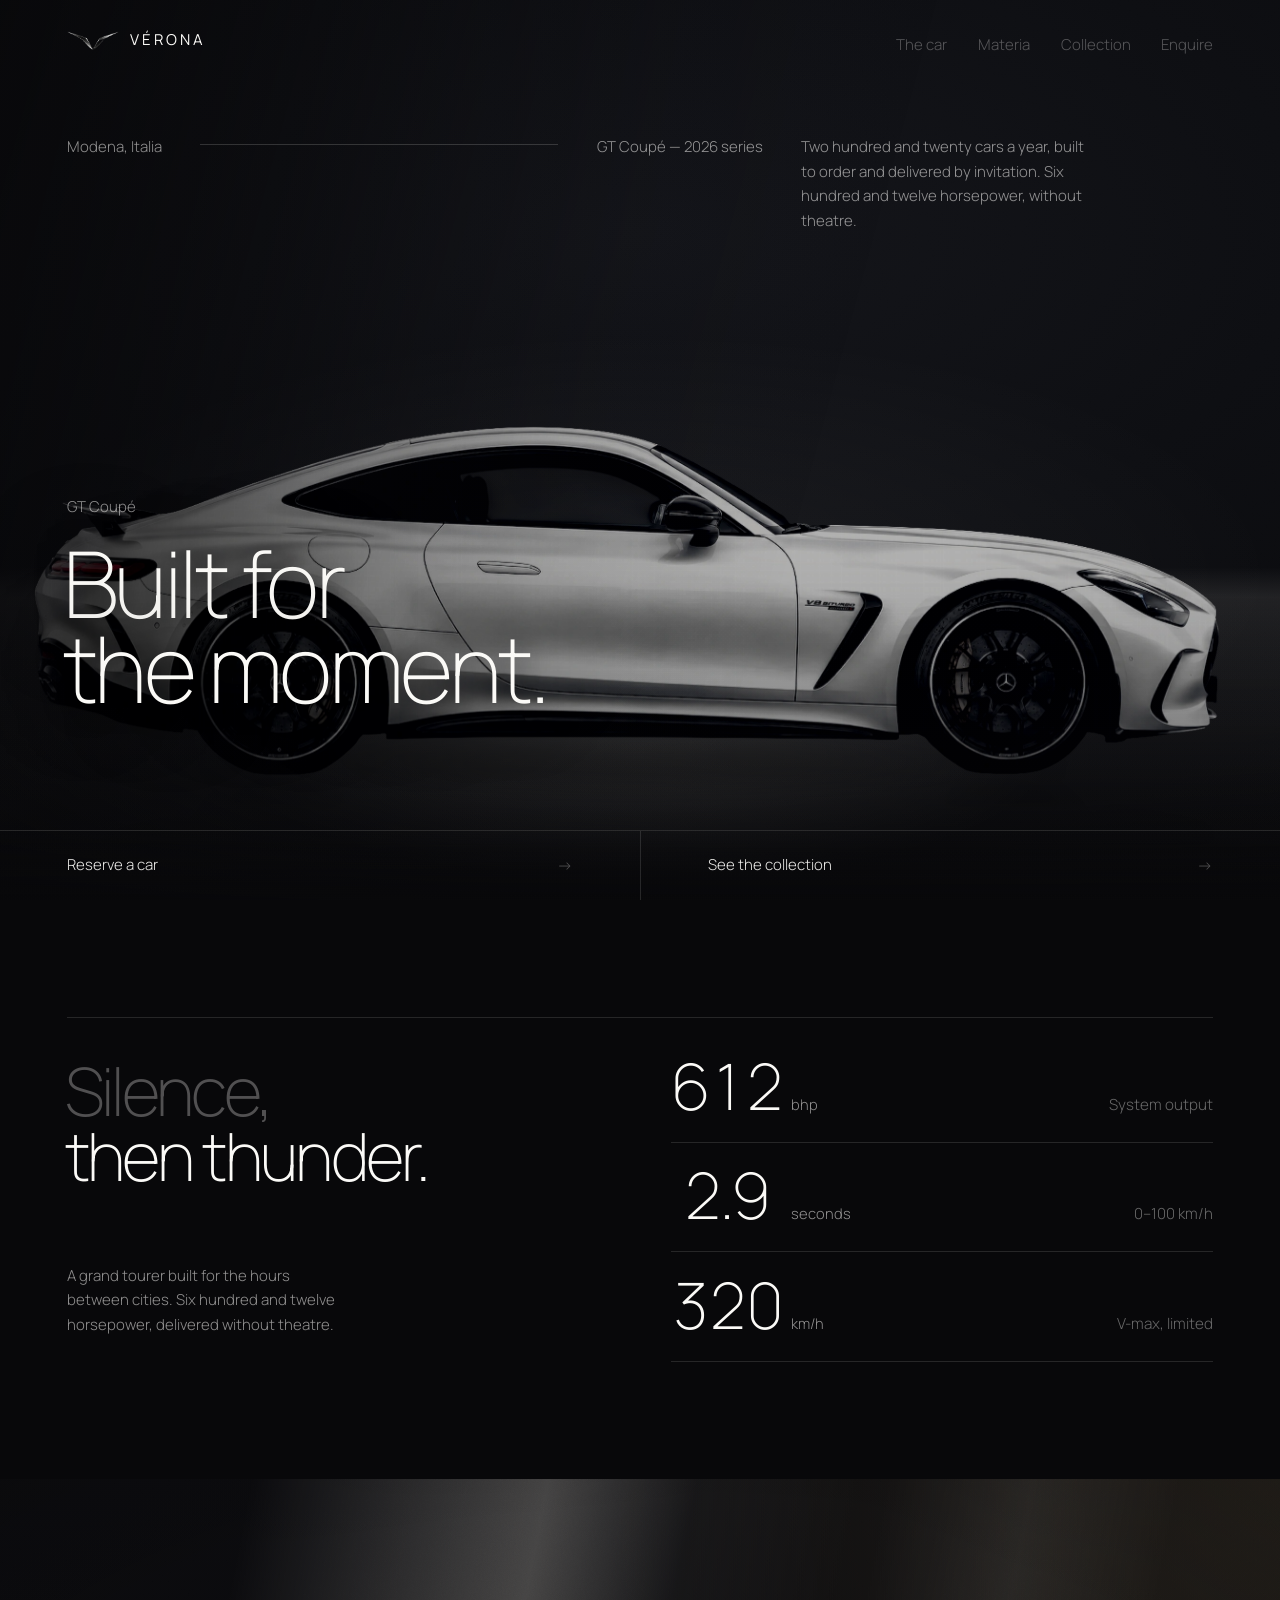
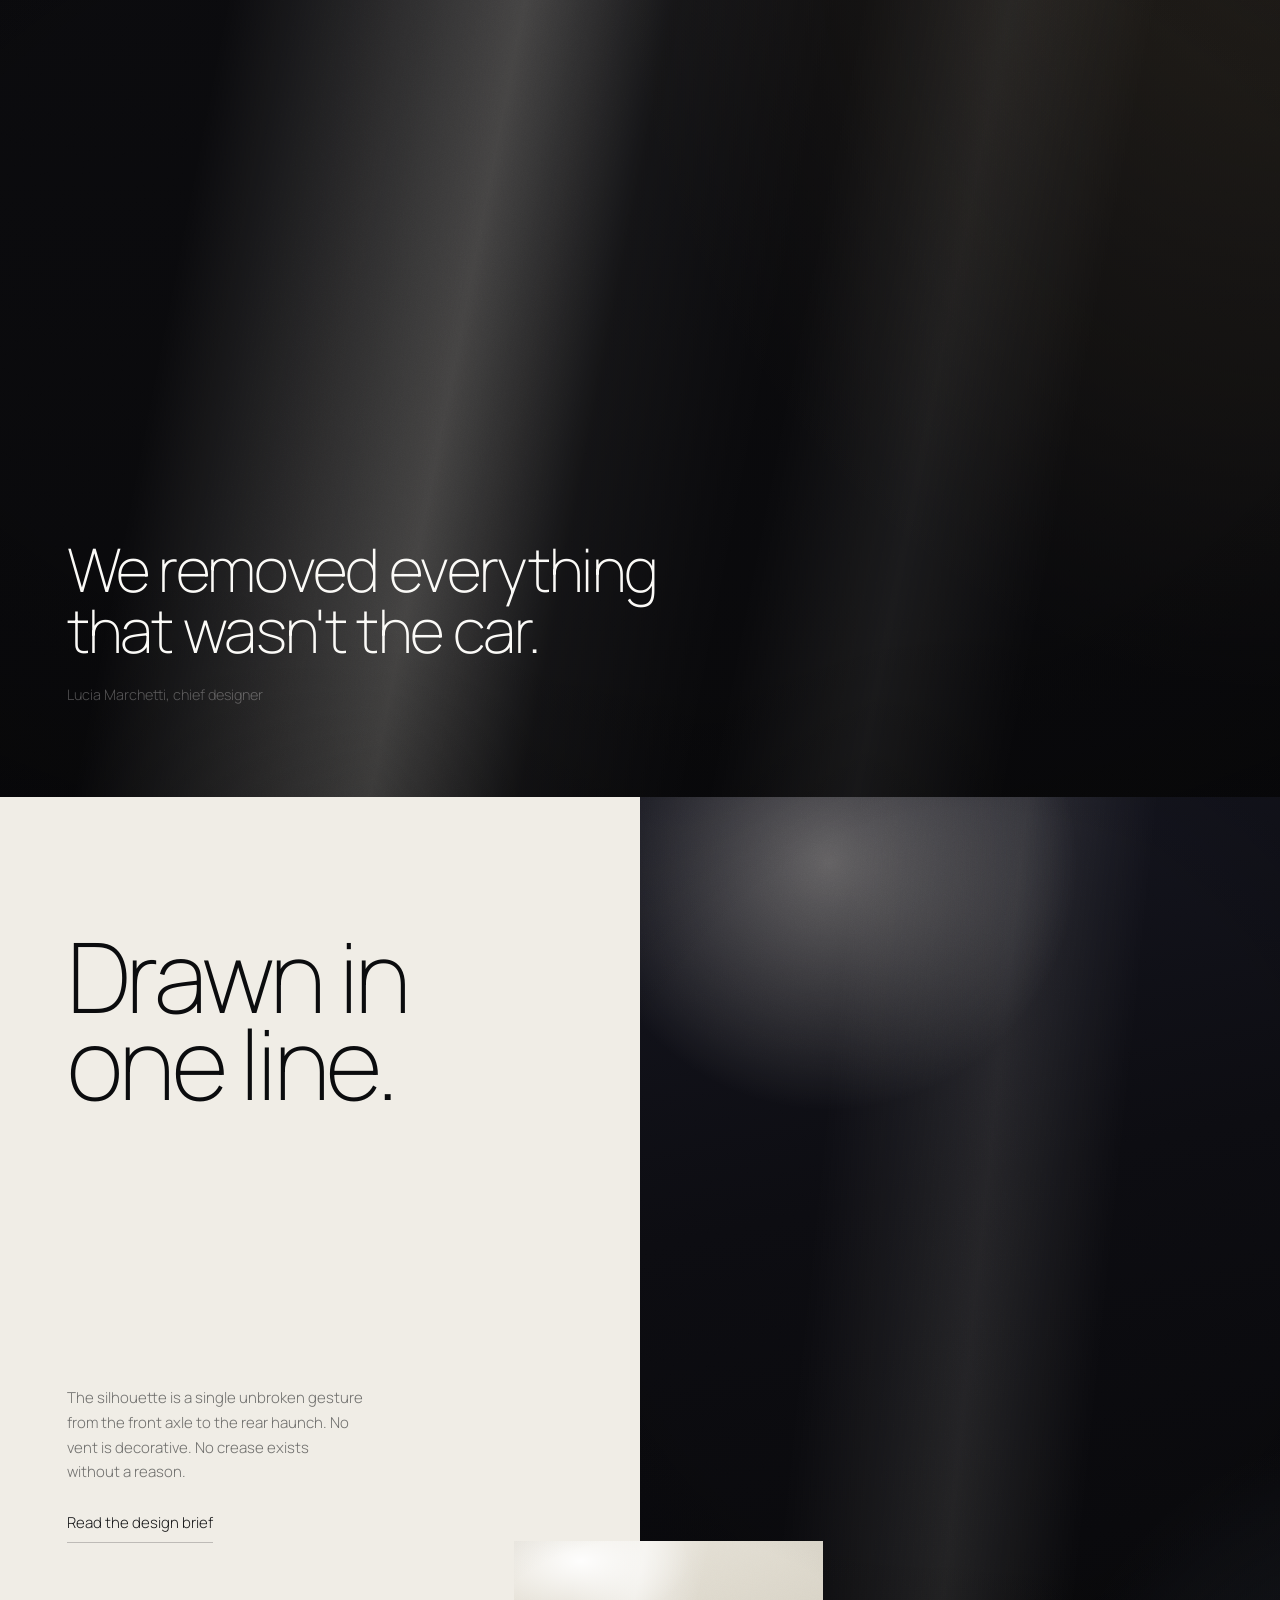
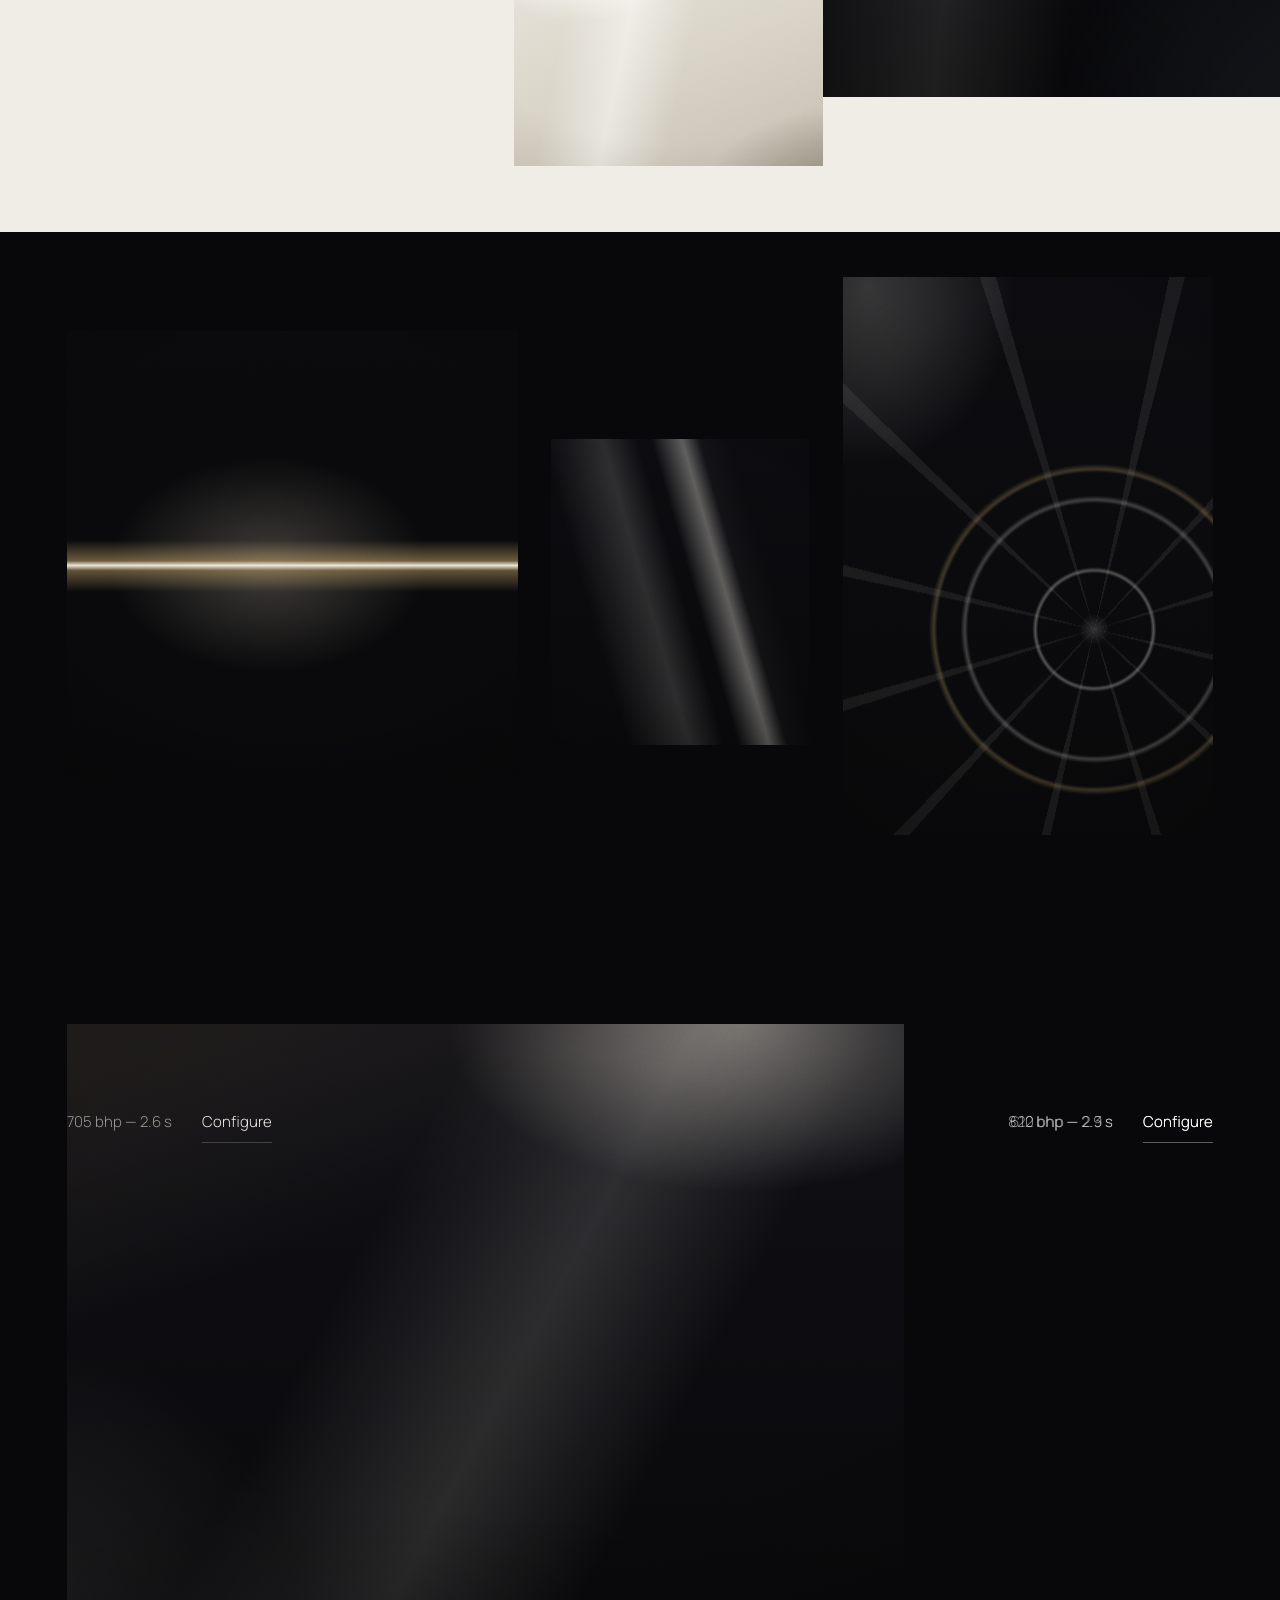
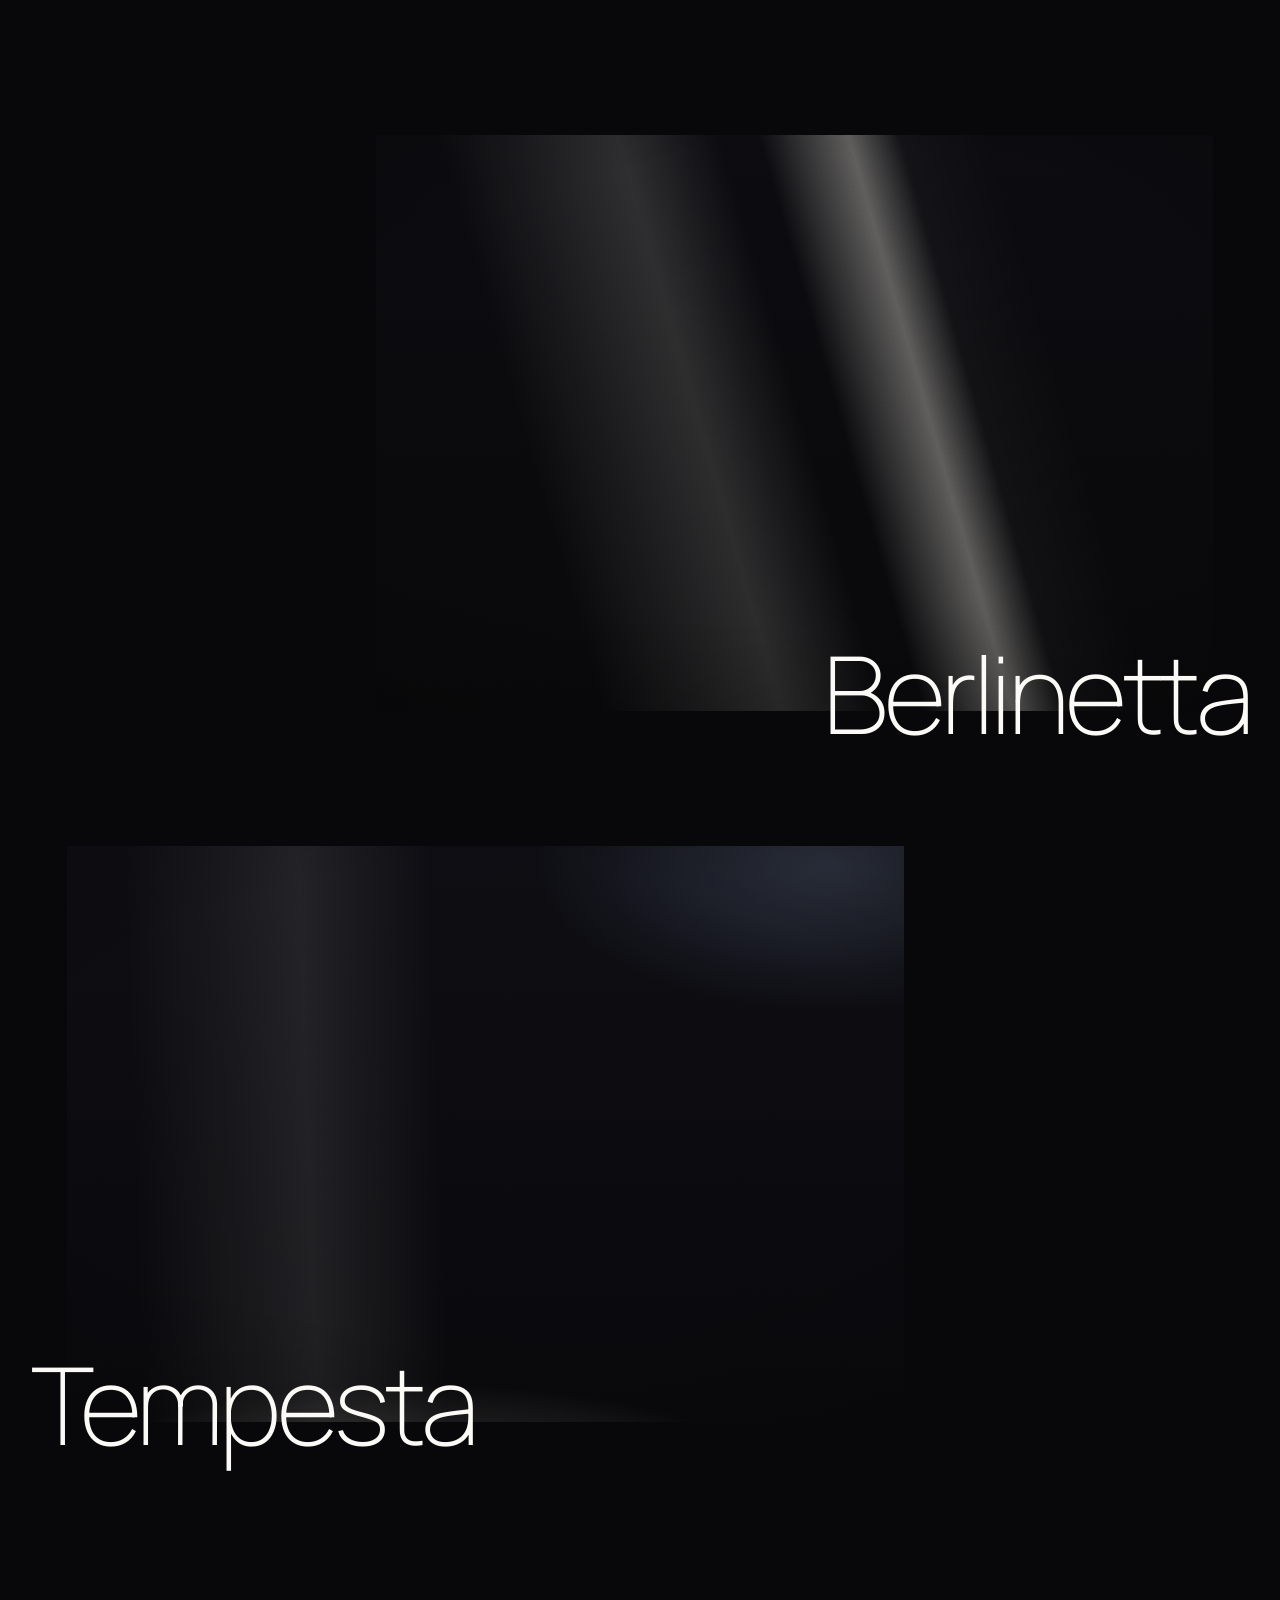
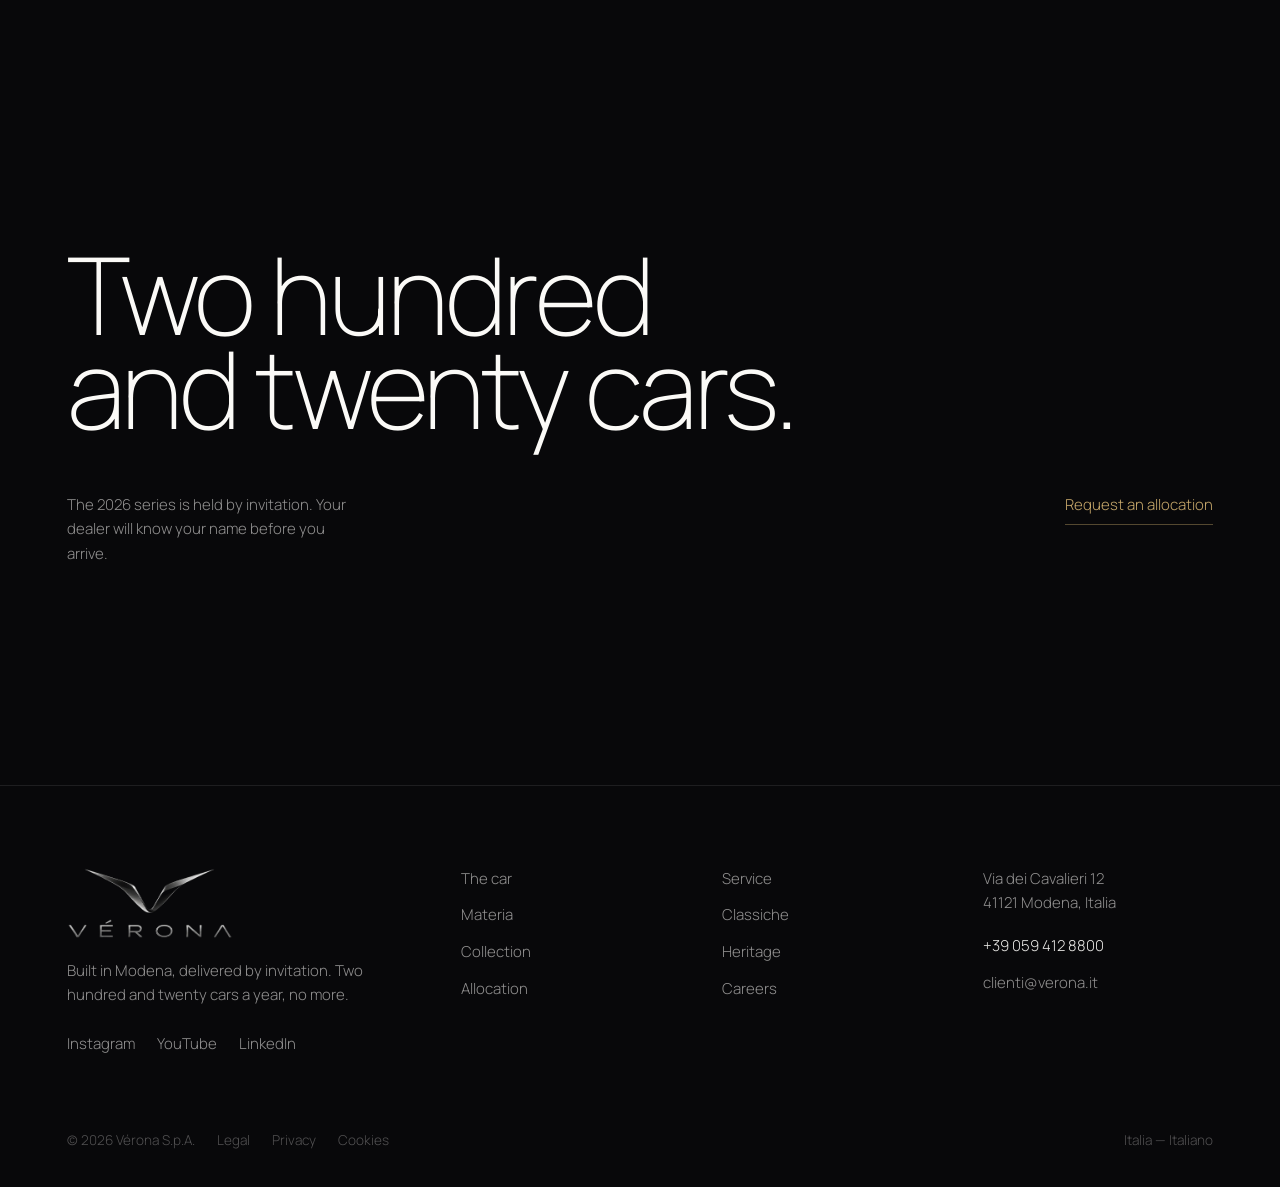
<file: uploads/verona-landing_17.html>
<!DOCTYPE html>
<html lang="en">
<head>
<meta charset="utf-8">
<meta name="viewport" content="width=device-width, initial-scale=1">
</head>
<body style="margin:0">
<title>VÉRONA GT Coupé</title>
<style>
@import url("https://fonts.googleapis.com/css2?family=Manrope:wght@200;300;400;500&display=swap");

:root{
  --ink:#08080A;
  --paper:#F0EDE6;
  --white:#FBFAF7;
  --champagne:#C6A76A;

  --t1:rgba(251,250,247,.94);
  --t2:rgba(251,250,247,.56);
  --t3:rgba(251,250,247,.30);
  --k1:rgba(11,12,14,.94);
  --k2:rgba(11,12,14,.56);

  --gut:clamp(20px,5.2vw,88px);
  --ease:cubic-bezier(.16,1,.3,1);

  --d0:clamp(3.4rem,13.4vw,15.5rem);
  --d1:clamp(2.6rem,8.4vw,9rem);
  --d2:clamp(2.3rem,6.6vw,7.2rem);
  --d3:clamp(1.7rem,3.6vw,3.6rem);
  --num:clamp(5rem,19vw,20.5rem);

  font-family:"Manrope","Helvetica Neue",Helvetica,Arial,sans-serif;
}

*,*::before,*::after{box-sizing:border-box}
html{scroll-behavior:smooth}
@media (prefers-reduced-motion:reduce){html{scroll-behavior:auto}}
body{
  margin:0;background:var(--ink);color:var(--t2);
  font:300 clamp(15px,1.04vw,17.5px)/1.64 "Manrope","Helvetica Neue",Helvetica,Arial,sans-serif;
  -webkit-font-smoothing:antialiased;overflow-x:hidden;
}
p{margin:0}
h1,h2,h3{margin:0;font-weight:200}
a{color:inherit;text-decoration:none}
::selection{background:var(--champagne);color:#0A0A0C}
:focus-visible{outline:1px solid var(--champagne);outline-offset:5px}

/* ── type roles ────────────────────────────────────────────── */
.d{font-weight:200;line-height:.87;letter-spacing:-.035em;color:var(--white)}
.d0{font-size:var(--d0);letter-spacing:-.042em}
.d1{font-size:var(--d1)}
.d2{font-size:var(--d2);line-height:.92;letter-spacing:-.03em}
.d3{font-size:var(--d3);line-height:1.06;letter-spacing:-.022em;font-weight:200;color:var(--white)}
.body{max-width:33ch;color:var(--t2)}
.on-paper .body,.body.on-paper{color:var(--k2)}
.quiet{font-size:.9rem;color:var(--t3)}
.link{
  align-self:flex-start;display:inline-block;color:var(--t1);padding-bottom:7px;
  border-bottom:1px solid rgba(251,250,247,.2);
  transition:color .5s var(--ease),border-color .5s var(--ease);
}
.link:hover{color:var(--white);border-color:var(--white)}
.link.dark{color:var(--k1);border-color:rgba(11,12,14,.22)}
.link.dark:hover{color:#0B0C0E;border-color:#0B0C0E}
.link.gold{color:var(--champagne);border-color:rgba(198,167,106,.4)}
.link.gold:hover{color:var(--champagne);border-color:var(--champagne)}

/* ── plates: light studies standing in for photography ─────── */
.plate{position:relative;overflow:hidden;background:#090A0C;isolation:isolate}
.plate>.lume{position:absolute;inset:-14%}
.plate::after{
  content:"";position:absolute;inset:0;pointer-events:none;z-index:3;
  background-image:var(--grain);opacity:.2;mix-blend-mode:overlay;
}
.plate::before{
  content:"";position:absolute;inset:0;pointer-events:none;z-index:2;
  background:radial-gradient(128% 100% at 50% 44%,transparent 40%,rgba(0,0,0,.46) 100%);
}

.l-sweep .lume{background:
  linear-gradient(101deg,transparent 24%,rgba(255,250,240,.24) 40%,rgba(255,250,240,.04) 48%,transparent 57%),
  linear-gradient(101deg,transparent 58%,rgba(255,250,240,.07) 66%,transparent 74%),
  radial-gradient(70% 120% at 90% 6%,rgba(198,167,106,.13),transparent 60%),
  linear-gradient(#0B0B0E,#08080A);}
.l-tall .lume{background:
  radial-gradient(46% 32% at 34% 16%,rgba(255,248,235,.34),transparent 66%),
  linear-gradient(96deg,transparent 34%,rgba(255,250,240,.10) 52%,transparent 66%),
  radial-gradient(64% 50% at 98% 94%,rgba(126,146,178,.18),transparent 58%),
  linear-gradient(168deg,#171824 0%,#0C0C11 44%,#060607 100%);}
.l-lamp .lume{background:
  linear-gradient(180deg,transparent 45.6%,rgba(198,167,106,.5) 49.2%,rgba(255,246,230,.92) 50%,rgba(198,167,106,.45) 50.9%,transparent 54.6%),
  radial-gradient(38% 26% at 46% 50%,rgba(255,240,214,.22),transparent 72%),
  linear-gradient(#0A0A0C,#08080A);}
.l-wheel .lume{background:
  radial-gradient(circle closest-side at 64% 58%,rgba(255,250,240,.16),transparent 9%),
  radial-gradient(circle closest-side at 64% 58%,transparent 33%,rgba(255,250,240,.30) 34.6%,transparent 36.4%),
  radial-gradient(circle closest-side at 64% 58%,transparent 74%,rgba(255,250,240,.22) 76%,transparent 78.4%),
  radial-gradient(circle closest-side at 64% 58%,transparent 92%,rgba(198,167,106,.28) 94%,transparent 97%),
  repeating-conic-gradient(from 12deg at 64% 58%,rgba(255,250,240,.07) 0deg 2.4deg,transparent 2.4deg 30deg),
  radial-gradient(52% 42% at 16% 10%,rgba(255,248,236,.20),transparent 60%),
  linear-gradient(#0C0C10,#080809);}
.l-skin .lume{background:
  linear-gradient(74deg,transparent 28%,rgba(255,250,240,.14) 42%,transparent 50%),
  linear-gradient(74deg,transparent 53%,rgba(255,250,240,.34) 60%,rgba(255,250,240,.03) 64%,transparent 71%),
  linear-gradient(#0C0C10,#08080A);}
.l-cabin .lume{background:
  radial-gradient(46% 38% at 74% 14%,rgba(255,246,230,.40),transparent 60%),
  linear-gradient(118deg,transparent 40%,rgba(255,248,236,.13) 55%,transparent 68%),
  linear-gradient(158deg,rgba(198,167,106,.16),transparent 40%),
  radial-gradient(44% 62% at 6% 94%,rgba(255,250,240,.10),transparent 60%),
  linear-gradient(#101016,#08080A);}
.l-road .lume{background:
  radial-gradient(74% 44% at 44% 104%,rgba(255,244,226,.42),transparent 58%),
  linear-gradient(88deg,transparent 18%,rgba(255,250,240,.09) 34%,transparent 46%),
  radial-gradient(44% 32% at 82% 8%,rgba(146,168,204,.22),transparent 62%),
  linear-gradient(#0D0D13,#08080A);}
.l-hero .lume{background:
  radial-gradient(76% 60% at 66% 94%,rgba(255,247,232,.15),rgba(255,247,232,.04) 44%,transparent 72%),
  radial-gradient(50% 38% at 14% 18%,rgba(180,198,222,.08),transparent 66%),
  linear-gradient(#0A0A0D,#08080A);}
.on-paper-plate{background:var(--paper)}
.on-paper-plate::before{background:radial-gradient(128% 100% at 50% 44%,transparent 46%,rgba(56,50,40,.18) 100%)}
.l-clay .lume{background:
  radial-gradient(44% 34% at 28% 18%,rgba(255,255,255,.95),transparent 62%),
  linear-gradient(102deg,transparent 26%,rgba(255,255,255,.5) 40%,transparent 54%),
  radial-gradient(62% 54% at 96% 102%,rgba(84,76,62,.5),transparent 62%),
  linear-gradient(158deg,#EFEBE2 0%,#D9D4C7 52%,#BFB9AA 100%);}

/* ── header ────────────────────────────────────────────────── */
header{
  position:fixed;top:0;left:0;right:0;z-index:60;
  display:flex;align-items:baseline;justify-content:space-between;gap:24px;
  padding:28px var(--gut);
  transition:padding .6s var(--ease);
}
.mark{
  display:inline-flex;align-items:center;gap:11px;
  font-size:15px;font-weight:400;letter-spacing:.2em;color:var(--white);
  text-transform:uppercase;transition:color .5s var(--ease);
}
.mark img{height:19px;width:auto;display:block;transition:filter .5s var(--ease)}
header.on-light .mark img{filter:brightness(0) opacity(.82)}
.lockup{width:clamp(132px,13vw,168px);height:auto;display:block}
header nav{display:flex;gap:clamp(20px,2.4vw,36px);align-items:baseline}
header nav a{font-size:15px;color:var(--t3);transition:color .45s var(--ease)}
header nav a:hover,header nav a.on{color:var(--white)}
header.on-light .mark{color:#0B0C0E}
header.on-light nav a{color:rgba(11,12,14,.4)}
header.on-light nav a:hover,header.on-light nav a.on{color:#0B0C0E}
@media (max-width:760px){header nav a:not(.keep){display:none}}

/* ── 1 hero ────────────────────────────────────────────────── */
.hero{position:relative;height:100svh;min-height:660px;max-height:1080px;overflow:hidden}
.hero .plate{position:absolute;inset:0}
.stage{position:absolute;inset:0;z-index:2}

.backdrop{
  position:absolute;inset:0;
  background:
    /* the pool the car stands in */
    radial-gradient(46% 20% at 50% 84%,rgba(255,250,242,.115),rgba(255,250,242,0) 70%),
    /* the floor, brightest where it meets the cyclorama */
    linear-gradient(to bottom,
      rgba(255,250,242,0) 0%,rgba(255,250,242,0) 63%,
      rgba(255,250,242,.092) 66.4%,
      rgba(255,250,242,.068) 71%,
      rgba(255,250,242,.04) 79%,
      rgba(255,250,242,.014) 88%,
      rgba(255,250,242,.004) 95%,
      rgba(255,250,242,0) 100%),
    /* soft top light spilling down the wall */
    radial-gradient(70% 38% at 50% 64%,rgba(255,250,242,.05),rgba(255,250,242,0) 72%),
    radial-gradient(118% 84% at 50% 26%,#14151a 0%,#0d0e12 44%,#08080a 100%);
}
/* the seam where the wall turns into the floor */
.backdrop::after{
  content:"";position:absolute;left:0;right:0;top:66%;height:1px;
  background:linear-gradient(90deg,rgba(255,250,242,0) 3%,rgba(255,250,242,.045) 24%,
             rgba(255,250,242,.08) 50%,rgba(255,250,242,.038) 76%,rgba(255,250,242,0) 97%);
}
/* dither — without it, gradients this shallow band on 8-bit screens */
.backdrop::before{
  content:"";position:absolute;inset:0;pointer-events:none;
  background-image:var(--grain);opacity:.12;mix-blend-mode:overlay;
}
.carbox{
  position:absolute;right:4.5%;width:min(93vw,1395px);
  bottom:13.5%;aspect-ratio:2496/743;
  transform:translateX(-72%);
  transition:transform 2.15s cubic-bezier(.17,.84,.26,1);
  will-change:transform,translate,scale,filter;
}
.hero.in .carbox{transform:none}
.shade{
  position:absolute;left:8%;right:7%;bottom:-2%;height:12%;
  background:radial-gradient(closest-side,rgba(0,0,0,.72),rgba(0,0,0,.26) 58%,transparent 86%);
  filter:blur(17px);opacity:0;transition:opacity 2.4s var(--ease) .2s;
}
.hero.in .shade{opacity:1;transition-delay:1.5s}
.reflect{
  position:absolute;left:0;right:0;top:100%;height:25%;overflow:hidden;
  -webkit-mask-image:linear-gradient(to bottom,rgba(0,0,0,.9),rgba(0,0,0,.2) 44%,transparent 80%);
  mask-image:linear-gradient(to bottom,rgba(0,0,0,.9),rgba(0,0,0,.2) 44%,transparent 80%);
  opacity:0;filter:blur(7px) saturate(.55) brightness(.9);
  transition:opacity 2.6s var(--ease) .35s;
}
.hero.in .reflect{opacity:.16;transition-delay:1.6s}
.reflect img{width:100%;height:auto;transform:scaleY(-1);filter:brightness(.55)}

.carwrap{
  position:absolute;inset:0;
  -webkit-mask-size:100% 100%;mask-size:100% 100%;
  -webkit-mask-repeat:no-repeat;mask-repeat:no-repeat;
}
.carwrap img{display:block;width:100%;height:100%;object-fit:contain}
.sheen{
  position:absolute;inset:0;pointer-events:none;mix-blend-mode:screen;opacity:0;
  background:linear-gradient(100deg,transparent 39%,rgba(255,250,240,.30) 46%,rgba(255,250,240,.04) 51%,transparent 60%);
}
.hero.in .sheen{animation:sweep 3s cubic-bezier(.42,0,.24,1) 2.1s 1 both}
@keyframes sweep{
  0%{opacity:0;transform:translateX(-62%)}
  16%{opacity:1}
  84%{opacity:1}
  100%{opacity:0;transform:translateX(62%)}
}

/* the running head: place, subject, one sentence */
.meta{
  position:absolute;z-index:4;top:clamp(96px,15vh,152px);left:var(--gut);right:var(--gut);
  display:grid;grid-template-columns:auto minmax(40px,1fr) auto minmax(0,1.15fr);
  align-items:start;gap:clamp(20px,3vw,48px);color:var(--t2);font-size:15px;
}
.meta .rule{height:1px;background:rgba(251,250,247,.16);margin-top:.62em}
.meta p{max-width:32ch;color:var(--t2)}

.scrim{
  position:absolute;inset:0;z-index:3;pointer-events:none;
  background:
    linear-gradient(to top,rgba(8,8,10,.72) 0%,rgba(8,8,10,.4) 7%,rgba(8,8,10,.14) 15%,rgba(8,8,10,.04) 24%,transparent 34%),
    linear-gradient(105deg,rgba(8,8,10,.86) 0%,rgba(8,8,10,.6) 16%,rgba(8,8,10,.28) 32%,rgba(8,8,10,.08) 46%,transparent 62%),
    radial-gradient(128% 104% at 52% 40%,transparent 54%,rgba(8,8,10,.2) 82%,rgba(8,8,10,.42) 100%);
}

.hero-type{
  position:absolute;left:var(--gut);bottom:21%;z-index:4;
  display:flex;flex-direction:column;align-items:flex-start;gap:clamp(16px,2.4vh,26px);
}
.hero-type .kicker{font-size:15px;color:var(--t2)}
.hero-type h1{
  font-size:clamp(2.6rem,7.2vw,7.6rem);line-height:.92;letter-spacing:-.038em;
  color:var(--white);margin-left:-.04em;text-shadow:0 2px 30px rgba(8,8,10,.85),0 1px 90px rgba(8,8,10,.7);
}

/* the two ways in, along the bottom edge */
.actions{
  position:absolute;left:0;right:0;bottom:0;z-index:5;
  display:grid;grid-template-columns:1fr 1fr;
  border-top:1px solid rgba(251,250,247,.13);
  background:linear-gradient(rgba(8,8,10,0),rgba(8,8,10,.55));
}
.actions a{
  display:flex;align-items:center;justify-content:space-between;gap:20px;
  padding:clamp(18px,2.4vh,26px) var(--gut);color:var(--t1);
  transition:color .5s var(--ease),background .5s var(--ease);
}
.actions a+a{border-left:1px solid rgba(251,250,247,.13)}
.actions a:hover{color:var(--white);background:rgba(251,250,247,.03)}
.actions .arw{font-size:1.05em;color:var(--t3);transition:transform .6s var(--ease),color .5s var(--ease)}
.actions a:hover .arw{transform:translateX(6px);color:var(--champagne)}

@media (max-width:1000px){
  .meta p{display:none}
  .carbox{right:0;width:122vw;bottom:16%}
  .meta{grid-template-columns:auto minmax(40px,1fr) auto}
  .hero-type{bottom:23%}
}
@media (max-width:760px){
  .meta{top:clamp(84px,12vh,120px);font-size:14px}
  .meta .rule{display:none}
  .carbox{right:-8vw;width:178vw;top:32%;bottom:auto}
  .meta{grid-template-columns:auto auto;justify-content:start}
  .hero-type{bottom:24%}
  .hero-type h1{font-size:clamp(2.4rem,11vw,4.4rem)}
  .actions{grid-template-columns:1fr}
  .actions a+a{border-left:0;border-top:1px solid rgba(251,250,247,.13)}
}

/* ── shared ────────────────────────────────────────────────── */
section{position:relative}
.pad{padding-left:var(--gut);padding-right:var(--gut)}

/* ── 2 performance: one statement, one specification block ── */
.perf{
  padding-top:clamp(76px,13vh,180px);
  padding-bottom:clamp(76px,13vh,180px);
}
.perf-grid{
  display:grid;grid-template-columns:minmax(0,1fr) minmax(0,1.04fr);
  column-gap:clamp(40px,6.5vw,120px);align-items:stretch;
  border-top:1px solid rgba(251,250,247,.12);
}
.perf-say{
  padding-top:clamp(30px,4.4vh,54px);padding-bottom:clamp(18px,2.7vh,34px);
  display:flex;flex-direction:column;justify-content:space-between;gap:clamp(30px,5vh,64px);
}
.perf-say h2{
  font-size:clamp(2.3rem,5.2vw,6.1rem);line-height:.98;letter-spacing:-.04em;
  color:var(--white);margin-left:-.03em;
}
.perf-say h2 .soft{color:rgba(251,250,247,.3)}
.perf-say .body{max-width:31ch}

/* the three numbers read as one specification, on a shared column grid */
.specs{display:flex;flex-direction:column}
.spec{
  display:grid;grid-template-columns:clamp(92px,9.4vw,176px) minmax(0,1fr) auto;
  align-items:baseline;
  border-top:1px solid rgba(251,250,247,.12);
  padding:clamp(18px,2.7vh,34px) 0;
}
.spec:first-child{border-top:0;padding-top:clamp(30px,4.4vh,54px)}
.spec:last-child{border-bottom:1px solid rgba(251,250,247,.12)}
.spec .v{
  text-align:right;padding-right:clamp(14px,1.8vw,32px);
  font-weight:200;font-size:clamp(2.4rem,5vw,5.6rem);line-height:.88;letter-spacing:-.045em;
  color:var(--white);font-variant-numeric:tabular-nums lining-nums;
}
.spec .u{font-size:clamp(.92rem,1.05vw,1.1rem);color:var(--t2);white-space:nowrap}
.spec .n{font-size:.95rem;color:rgba(251,250,247,.4);text-align:right;white-space:nowrap}

@media (max-width:900px){
  .perf-grid{grid-template-columns:1fr;row-gap:clamp(40px,7vh,72px)}
  .perf-say{padding-bottom:0;justify-content:flex-start}
  .spec:first-child{border-top:1px solid rgba(251,250,247,.12);padding-top:clamp(18px,2.7vh,34px)}
  .specs>*:nth-child(-n+3){border-top:1px solid rgba(251,250,247,.12);padding-top:clamp(18px,2.7vh,34px)}
}
@media (max-width:560px){
  .spec{grid-template-columns:clamp(84px,22vw,120px) 1fr}
  .spec .n{display:none}
}

/* ── 4 full bleed ──────────────────────────────────────────── */
.bleed{position:relative;height:102svh;min-height:540px;overflow:hidden}
.bleed .plate{position:absolute;inset:0}
.bleed .over{
  position:absolute;z-index:4;left:var(--gut);bottom:clamp(52px,10vh,130px);
  display:flex;flex-direction:column;gap:22px;max-width:min(70vw,880px);
}
.bleed .over .d{font-size:clamp(1.9rem,4.7vw,4.9rem);line-height:1.02;letter-spacing:-.028em;max-width:19ch}
@media (max-width:760px){.bleed .over{max-width:calc(100% - var(--gut))}}

/* ── 5 materia ─────────────────────────────────────────────── */
.materia{
  background:var(--paper);color:var(--k2);overflow:hidden;
  padding-top:clamp(88px,15vh,210px);padding-bottom:clamp(88px,15vh,210px);
}
.materia h2{color:#0B0C0E;font-size:clamp(2.6rem,7.6vw,8.2rem);line-height:.9;letter-spacing:-.034em}
.m-grid{position:relative;display:grid;grid-template-columns:repeat(12,1fr);align-items:start}
.m-words{
  grid-column:1/7;grid-row:1;display:flex;flex-direction:column;align-items:flex-start;
  gap:clamp(28px,5vh,60px);padding-bottom:clamp(70px,14vh,180px);
}
.m-big{
  grid-column:7/-1;grid-row:1/span 2;
  height:clamp(460px,102vh,980px);
  margin-right:calc(var(--gut)*-1);margin-top:clamp(-210px,-17vh,-90px);
}
.m-tail{grid-column:1/6;grid-row:2;display:flex;flex-direction:column;align-items:flex-start;gap:26px}
.m-small{
  position:absolute;left:39%;bottom:clamp(-90px,-9%,-40px);
  width:27%;height:clamp(150px,25vh,290px);z-index:3;
}
@media (max-width:900px){
  .m-words{grid-column:1/-1;padding-bottom:44px}
  .m-big{grid-column:1/-1;grid-row:2;height:66vh;margin:0 calc(var(--gut)*-1)}
  .m-tail{grid-column:1/-1;grid-row:3;margin-top:56px}
  .m-small{left:auto;right:calc(var(--gut)*-1);bottom:auto;top:calc(66vh + 44px);width:46%;height:22vh;transform:translateY(-60%)}
}

/* ── 6 details — uneven contact sheet ──────────────────────── */
.details{
  padding-top:clamp(64px,11vh,170px);padding-bottom:clamp(64px,11vh,170px);
  display:grid;grid-template-columns:1.4fr .8fr 1.15fr;gap:clamp(14px,2.6vw,48px);align-items:start;
}
.details .plate:nth-child(1){height:clamp(260px,50vh,540px)}
.details .plate:nth-child(2){height:clamp(200px,34vh,360px);margin-top:clamp(52px,12vh,150px)}
.details .plate:nth-child(3){height:clamp(300px,62vh,660px);margin-top:clamp(-56px,-6vh,-24px)}
@media (max-width:760px){
  .details{grid-template-columns:1fr 1fr;gap:12px}
  .details .plate:nth-child(3){grid-column:1/-1;margin-top:12px;height:48vh}
}

/* ── 7 collection ──────────────────────────────────────────── */
.collection{padding-top:clamp(56px,10vh,160px);padding-bottom:clamp(48px,8vh,120px)}
.model{margin-bottom:clamp(84px,15vh,210px)}
.model .media{position:relative}
.model .plate{height:clamp(330px,64vh,740px);width:73%}
.model.right .plate{margin-left:27%}
.model .name{
  position:absolute;z-index:4;bottom:-.26em;
  font-size:var(--d1);font-weight:200;line-height:.84;letter-spacing:-.042em;
  color:var(--white);pointer-events:none;
  left:calc(var(--gut)*-1 + 2.4vw);
}
.model.right .name{left:auto;right:calc(var(--gut)*-1 + 2.4vw)}
.model .meta{
  margin-top:clamp(30px,4.6vh,60px);display:flex;gap:30px;align-items:baseline;
  justify-content:flex-end;color:var(--t2);
}
.model.right .meta{justify-content:flex-start}
@media (max-width:760px){
  .model .plate{width:100%;margin-left:0!important}
  .model .name{left:0;right:auto;bottom:-.5em}
  .model.right .name{left:0;right:auto}
  .model .meta{margin-top:56px;justify-content:flex-start!important}
}

/* ── 8 closing ─────────────────────────────────────────────── */
.closing{
  min-height:84svh;display:flex;flex-direction:column;justify-content:center;
  gap:clamp(38px,6.5vh,84px);
  padding-top:clamp(80px,12vh,180px);padding-bottom:clamp(80px,12vh,180px);
}
.closing-row{display:flex;justify-content:space-between;align-items:flex-end;gap:44px;flex-wrap:wrap}

/* ── footer ────────────────────────────────────────────────── */
footer{padding:clamp(56px,9vh,120px) var(--gut) clamp(26px,4vh,46px);border-top:1px solid rgba(251,250,247,.09)}
.f-top{display:flex;flex-wrap:wrap;gap:clamp(34px,6vw,110px);align-items:flex-start}
.f-brand{flex:1.7 1 260px;display:flex;flex-direction:column;align-items:flex-start;gap:20px}
.f-col{flex:1 1 150px;display:flex;flex-direction:column;gap:12px}
.f-col a,.f-brand a{color:var(--t2);transition:color .45s var(--ease)}
.f-col a:hover,.f-brand a:hover{color:var(--white)}
.f-bot{margin-top:clamp(46px,8vh,110px);display:flex;flex-wrap:wrap;gap:20px;justify-content:space-between;color:var(--t3);font-size:.85rem}
.f-bot div{display:flex;gap:22px;flex-wrap:wrap}

/* ── reveals ───────────────────────────────────────────────── */
.r{opacity:0;transform:translateY(24px);transition:opacity 1.15s var(--ease),transform 1.15s var(--ease);transition-delay:var(--d,0ms)}
.r.in{opacity:1;transform:none}
/* the clip lives on the inner layer — clipping the observed box itself
   would zero its intersection ratio and the reveal would never fire */
.pr>.lume{
  clip-path:inset(0 0 100% 0);transform:scale(1.12);
  transition:clip-path 1.5s var(--ease),transform 2.2s var(--ease);
  transition-delay:var(--d,0ms);
}
.pr.in>.lume{clip-path:inset(0 0 0 0);transform:none}
@media (prefers-reduced-motion:reduce){
  .r,.pr>.lume,.carbox,.shade,.reflect{opacity:1!important;transform:none!important;clip-path:none!important;transition:none!important;animation:none!important}
  .sheen{display:none}
}
</style>

<svg class="svg-defs" width="0" height="0" aria-hidden="true" focusable="false"
     style="position:absolute;pointer-events:none">
  <defs>
    <filter id="vr-motion" x="-25%" y="-15%" width="150%" height="130%" color-interpolation-filters="sRGB">
      <feGaussianBlur in="SourceGraphic" stdDeviation="0 0">
        <animate id="vr-motion-a" attributeName="stdDeviation" begin="indefinite"
                 dur="1.25s" values="26 0; 20 0; 5 0; 0 0" keyTimes="0;0.18;0.62;1"
                 calcMode="spline" keySplines="0.2 0 0.6 1; 0.2 0 0.4 1; 0.3 0 0.4 1"
                 fill="freeze"/>
      </feGaussianBlur>
    </filter>
  </defs>
</svg>

<header id="hd">
  <a href="#top" class="mark"><img src="[data-uri]" alt="">Vérona</a>
  <nav>
    <a href="#figures" data-nav="figures">The car</a>
    <a href="#materia" data-nav="materia">Materia</a>
    <a href="#collection" data-nav="collection">Collection</a>
    <a href="#allocation" data-nav="allocation" class="keep">Enquire</a>
  </nav>
</header>

<main id="top">

<!-- 1 ─ hero ─────────────────────────────────────────────── -->
<section class="hero" id="hero">

  <div class="meta r">
    <span>Modena, Italia</span>
    <span class="rule"></span>
    <span>GT Coupé — 2026 series</span>
    <p>Two hundred and twenty cars a year, built to order and delivered by invitation. Six hundred and twelve horsepower, without theatre.</p>
  </div>

  <div class="stage">
    <div class="backdrop"></div>
    <div class="carbox">
      <div class="shade"></div>
      <div class="carwrap">
        <img id="carimg" alt="Vérona GT Coupé" src="[data-uri]">
        <span class="sheen"></span>
      </div>
      <div class="reflect"><img id="carimg2" alt=""></div>
    </div>
  </div>

  <div class="scrim"></div>

  <div class="hero-type">
    <p class="kicker r">GT Coupé</p>
    <h1 class="r" style="--d:90ms">Built for<br>the moment.</h1>
  </div>

  <nav class="actions r" style="--d:260ms">
    <a href="#allocation">Reserve a car <span class="arw">&#8594;</span></a>
    <a href="#collection">See the collection <span class="arw">&#8594;</span></a>
  </nav>
</section>

<!-- 2 ─ performance ─────────────────────────────────────── -->
<section class="perf pad" id="figures">
  <div class="perf-grid">
    <div class="perf-say">
      <h2 class="r"><span class="soft">Silence,</span><br>then thunder.</h2>
      <p class="body r" style="--d:120ms">A grand tourer built for the hours between cities. Six hundred and twelve horsepower, delivered without theatre.</p>
    </div>

    <div class="specs">
      <div class="spec r">
        <span class="v">612</span><span class="u">bhp</span><span class="n">System output</span>
      </div>
      <div class="spec r" style="--d:110ms">
        <span class="v">2.9</span><span class="u">seconds</span><span class="n">0–100 km/h</span>
      </div>
      <div class="spec r" style="--d:220ms">
        <span class="v">320</span><span class="u">km/h</span><span class="n">V-max, limited</span>
      </div>
    </div>
  </div>
</section>

<!-- 4 ─ full bleed ───────────────────────────────────────── -->
<section class="bleed">
  <div class="plate l-sweep pr"><div class="lume" data-par="-8"></div></div>
  <div class="over">
    <p class="d r">We removed everything that wasn't the car.</p>
    <p class="quiet r" style="--d:160ms">Lucia Marchetti, chief designer</p>
  </div>
</section>

<!-- 5 ─ materia ──────────────────────────────────────────── -->
<section class="materia pad" id="materia">
  <div class="m-grid">
    <div class="m-words">
      <h2 class="r">Drawn in<br>one line.</h2>
    </div>
    <div class="plate l-tall pr m-big"><div class="lume" data-par="-6"></div></div>
    <div class="plate l-clay on-paper-plate pr m-small" style="--d:200ms"><div class="lume"></div></div>
    <div class="m-tail">
      <p class="body on-paper r">The silhouette is a single unbroken gesture from the front axle to the rear haunch. No vent is decorative. No crease exists without a reason.</p>
      <a href="#collection" class="link dark r" style="--d:100ms">Read the design brief</a>
    </div>
  </div>
</section>

<!-- 6 ─ details ──────────────────────────────────────────── -->
<section class="details pad">
  <div class="plate l-lamp pr"><div class="lume" data-par="-5"></div></div>
  <div class="plate l-skin pr" style="--d:130ms"><div class="lume" data-par="4"></div></div>
  <div class="plate l-wheel pr" style="--d:260ms"><div class="lume" data-par="-7"></div></div>
</section>

<!-- 7 ─ collection ───────────────────────────────────────── -->
<section class="collection pad" id="collection">
  <article class="model">
    <div class="media">
      <div class="plate l-cabin pr"><div class="lume" data-par="-6"></div></div>
      <h3 class="name r">GT Coupé</h3>
    </div>
    <div class="meta r"><span>612 bhp — 2.9 s</span><a href="#" class="link">Configure</a></div>
  </article>
  <article class="model right">
    <div class="media">
      <div class="plate l-skin pr"><div class="lume" data-par="5"></div></div>
      <h3 class="name r">Berlinetta</h3>
    </div>
    <div class="meta r"><span>705 bhp — 2.6 s</span><a href="#" class="link">Configure</a></div>
  </article>
  <article class="model">
    <div class="media">
      <div class="plate l-road pr"><div class="lume" data-par="-6"></div></div>
      <h3 class="name r">Tempesta</h3>
    </div>
    <div class="meta r"><span>820 bhp — 2.3 s</span><a href="#" class="link">Configure</a></div>
  </article>
</section>

<!-- 8 ─ closing ──────────────────────────────────────────── -->
<section class="closing pad" id="allocation">
  <h2 class="d d1 r">Two hundred<br>and twenty cars.</h2>
  <div class="closing-row">
    <p class="body r" style="--d:120ms">The 2026 series is held by invitation. Your dealer will know your name before you arrive.</p>
    <a href="#" class="link gold r" style="--d:220ms">Request an allocation</a>
  </div>
</section>

<footer>
  <div class="f-top">
    <div class="f-brand">
      <img class="lockup" src="[data-uri]" alt="Vérona">
      <p class="body">Built in Modena, delivered by invitation. Two hundred and twenty cars a year, no more.</p>
      <div style="display:flex;gap:22px;flex-wrap:wrap;margin-top:4px">
        <a href="#">Instagram</a><a href="#">YouTube</a><a href="#">LinkedIn</a>
      </div>
    </div>
    <nav class="f-col">
      <a href="#figures">The car</a>
      <a href="#materia">Materia</a>
      <a href="#collection">Collection</a>
      <a href="#allocation">Allocation</a>
    </nav>
    <nav class="f-col">
      <a href="#">Service</a>
      <a href="#">Classiche</a>
      <a href="#">Heritage</a>
      <a href="#">Careers</a>
    </nav>
    <address class="f-col" style="font-style:normal;flex:1.2 1 190px">
      <p class="body">Via dei Cavalieri 12<br>41121 Modena, Italia</p>
      <a href="tel:+390594128800" style="color:var(--t1);margin-top:6px">+39 059 412 8800</a>
      <a href="mailto:clienti@verona.it">clienti@verona.it</a>
    </address>
  </div>
  <div class="f-bot">
    <div><span>© 2026 Vérona S.p.A.</span><a href="#">Legal</a><a href="#">Privacy</a><a href="#">Cookies</a></div>
    <span>Italia — Italiano</span>
  </div>
</footer>

</main>

<script>
(() => {
  const RM = matchMedia("(prefers-reduced-motion: reduce)").matches;

  /* film grain, generated once */
  const grain =
    '<svg xmlns="http://www.w3.org/2000/svg" width="320" height="320">' +
    '<filter id="n"><feTurbulence type="fractalNoise" baseFrequency="1.15" numOctaves="4" stitchTiles="stitch"/>' +
    '<feColorMatrix type="saturate" values="0"/></filter>' +
    '<rect width="320" height="320" filter="url(#n)" opacity="0.5"/></svg>';
  document.documentElement.style.setProperty(
    "--grain", 'url("data:image/svg+xml;utf8,' + encodeURIComponent(grain) + '")');

  /* the wrapper is masked by the same PNG, so the sheen can only
     ever fall on the car itself; the reflection reuses the same decoded
     image — one copy of the data in the document, not three */
  const carImg = document.getElementById("carimg");
  const carBox = document.querySelector(".carbox");
  if (carImg) {
    const wire = () => {
      const u = 'url("' + carImg.currentSrc + '")';
      const wrap = document.querySelector(".carwrap");
      wrap.style.webkitMaskImage = u;
      wrap.style.maskImage = u;
      const r = document.getElementById("carimg2");
      if (r) r.src = carImg.currentSrc;
    };
    carImg.complete ? wire() : carImg.addEventListener("load", wire, { once: true });
  }

  /* ── reveals ──────────────────────────────────────────────── */
  const io = new IntersectionObserver(es => {
    es.forEach(e => { if (e.isIntersecting) { e.target.classList.add("in"); io.unobserve(e.target); } });
  }, { rootMargin: "0px 0px -10% 0px", threshold: 0.06 });
  document.querySelectorAll(".r,.pr").forEach(el => RM ? el.classList.add("in") : io.observe(el));
  requestAnimationFrame(() => {
    const h = document.querySelector(".hero");
    if (!RM && carBox) {
      /* speed blur only while the car is actually moving — the filter is
         released afterwards so it never costs anything during scroll */
      carBox.style.filter = "url(#vr-motion)";
      const anim = document.getElementById("vr-motion-a");
      if (anim && anim.beginElement) { try { anim.beginElement(); } catch (e) {} }
      setTimeout(() => { carBox.style.filter = ""; }, 1500);
    }
    h.classList.add("in");
    h.querySelectorAll(".r").forEach(el => { el.classList.add("in"); io.unobserve(el); });
  });

  /* ── one rAF loop: header tone, nav state, parallax ───────── */
  const hd = document.getElementById("hd");
  const hero = document.querySelector(".hero");
  const links = [...document.querySelectorAll("header nav a[data-nav]")];
  const secs = links.map(a => document.getElementById(a.dataset.nav)).filter(Boolean);
  const lights = [...document.querySelectorAll(".materia")];
  const pars = [...document.querySelectorAll("[data-par]")];
  let tick = null;
  const frame = () => {
    tick = null;
    const vh = innerHeight, band = 34;

    hd.classList.toggle("on-light", lights.some(s => {
      const r = s.getBoundingClientRect();
      return r.top <= band && r.bottom >= band;
    }));

    let active = null;
    secs.forEach(s => { if (s.getBoundingClientRect().top <= vh * 0.42) active = s.id; });
    if (scrollY + vh >= document.documentElement.scrollHeight - 4) active = secs[secs.length - 1].id;
    links.forEach(a => a.classList.toggle("on", a.dataset.nav === active));

    if (!RM && carBox && innerWidth > 760) {
      const hr = hero.getBoundingClientRect();
      const k = Math.min(1, Math.max(0, -hr.top / vh));
      carBox.style.translate = "0 " + (-k * 7).toFixed(2) + "%";
      carBox.style.scale = (1 + k * 0.045).toFixed(4);
    }

    if (!RM) pars.forEach(p => {
      const r = p.parentElement.getBoundingClientRect();
      if (r.bottom < -240 || r.top > vh + 240) return;
      const t = (r.top + r.height / 2 - vh / 2) / vh;
      p.style.translate = "0 " + (t * +p.dataset.par).toFixed(2) + "%";
    });
  };
  const onScroll = () => { if (!tick) tick = requestAnimationFrame(frame); };
  addEventListener("scroll", onScroll, { passive: true });
  addEventListener("resize", onScroll);
  frame();
})();
</script>

</body>
</html>
</file>
